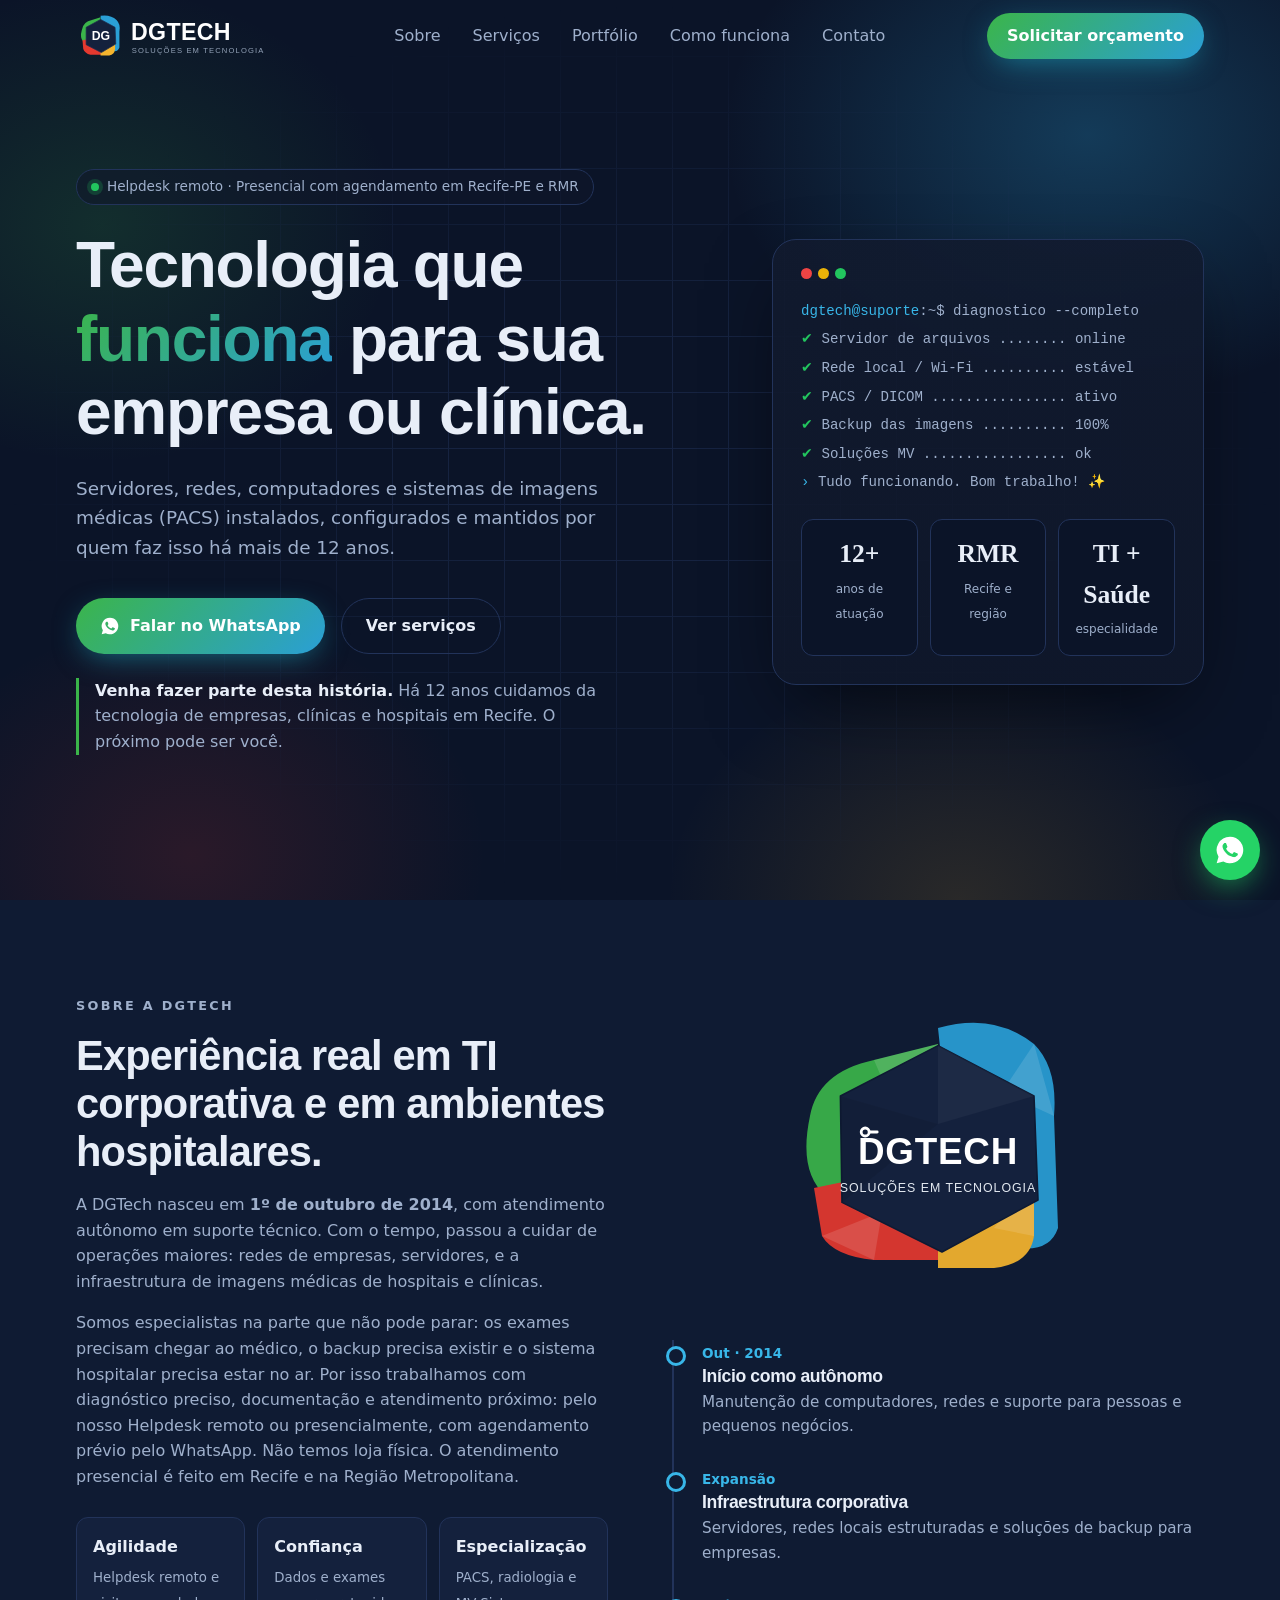
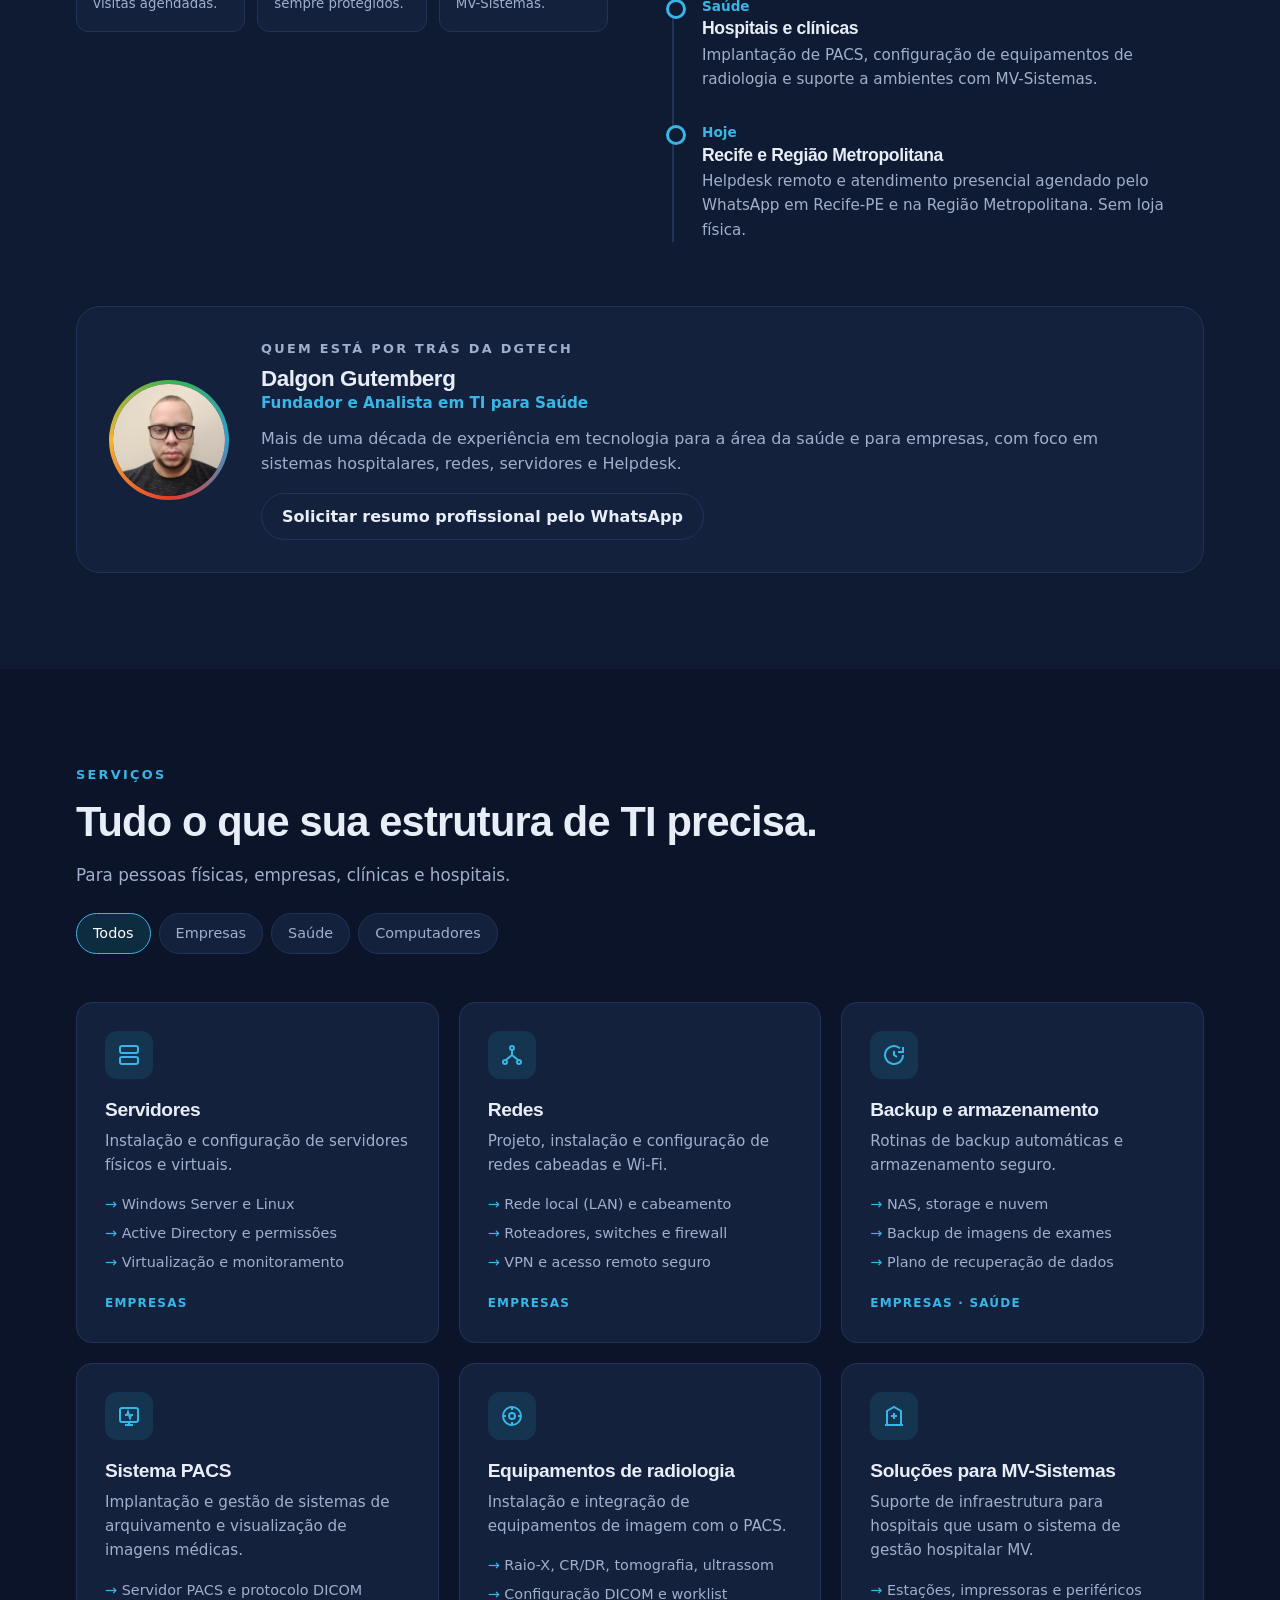
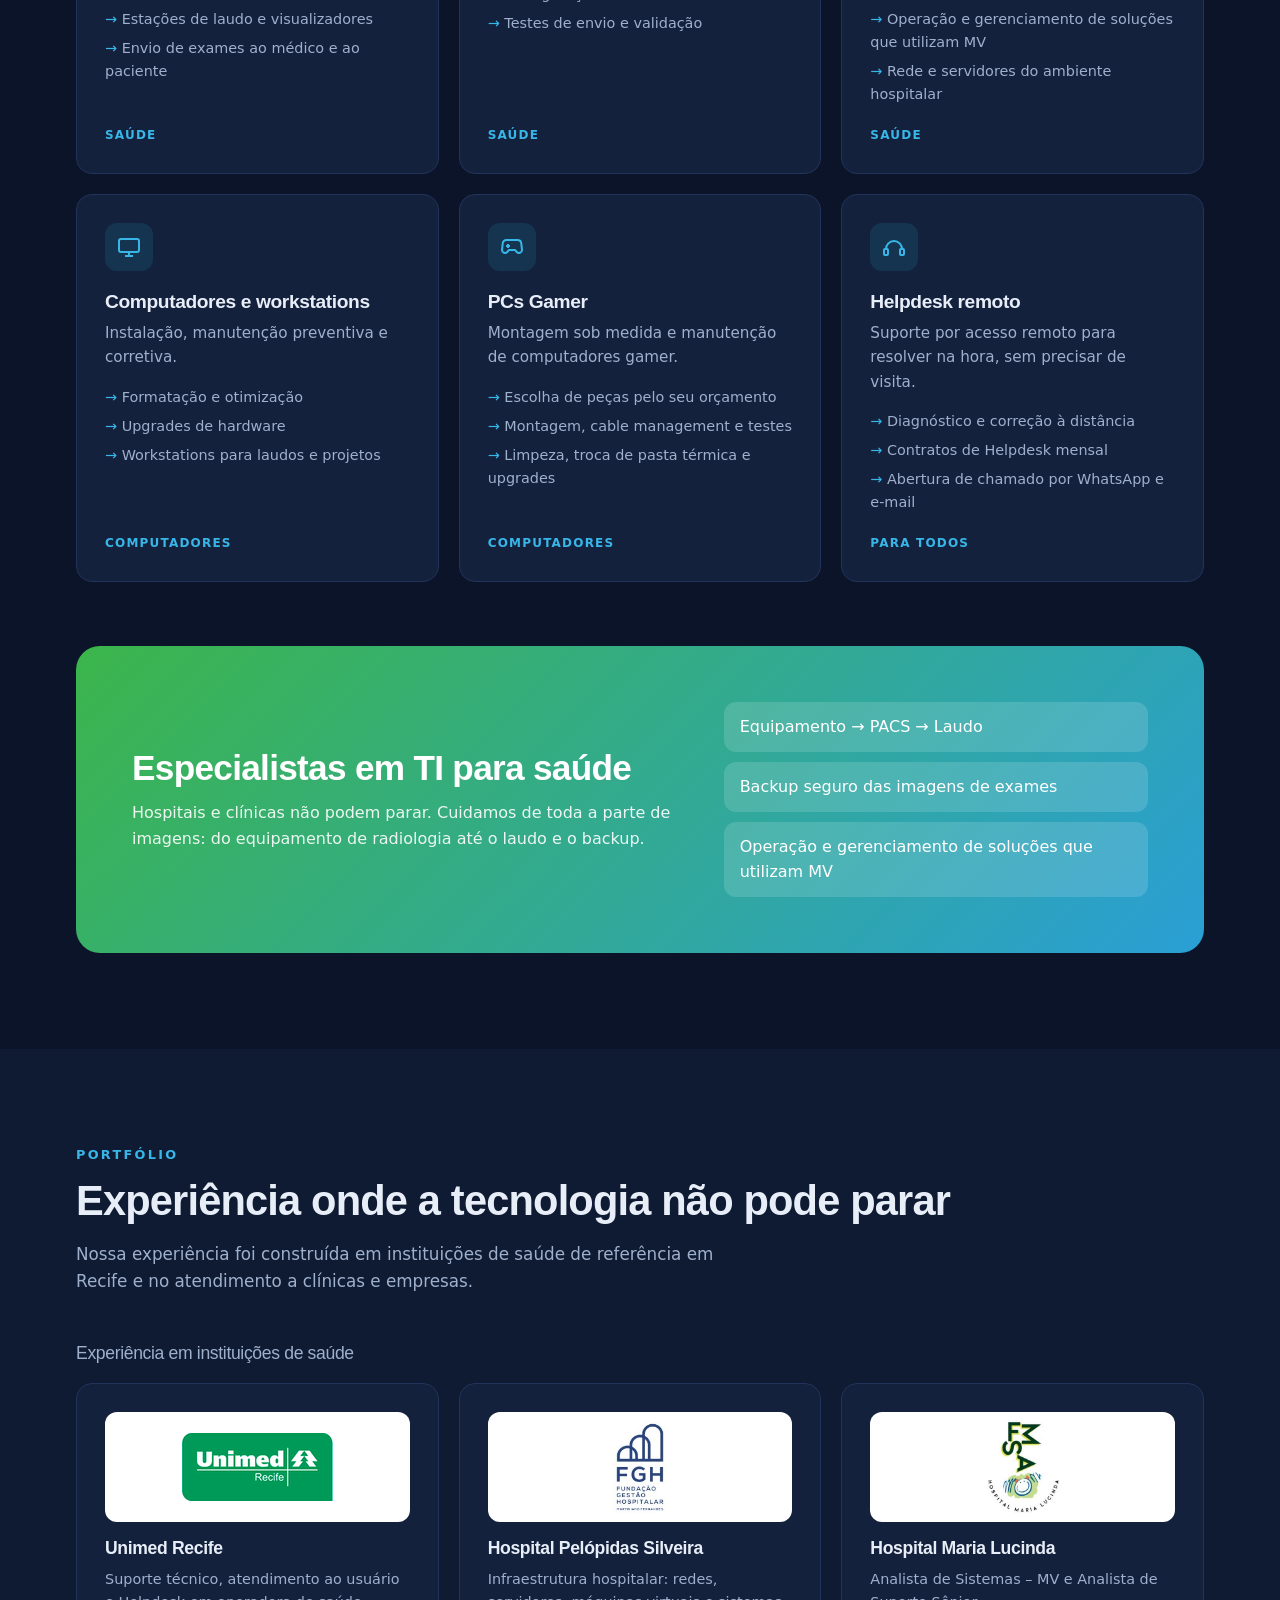
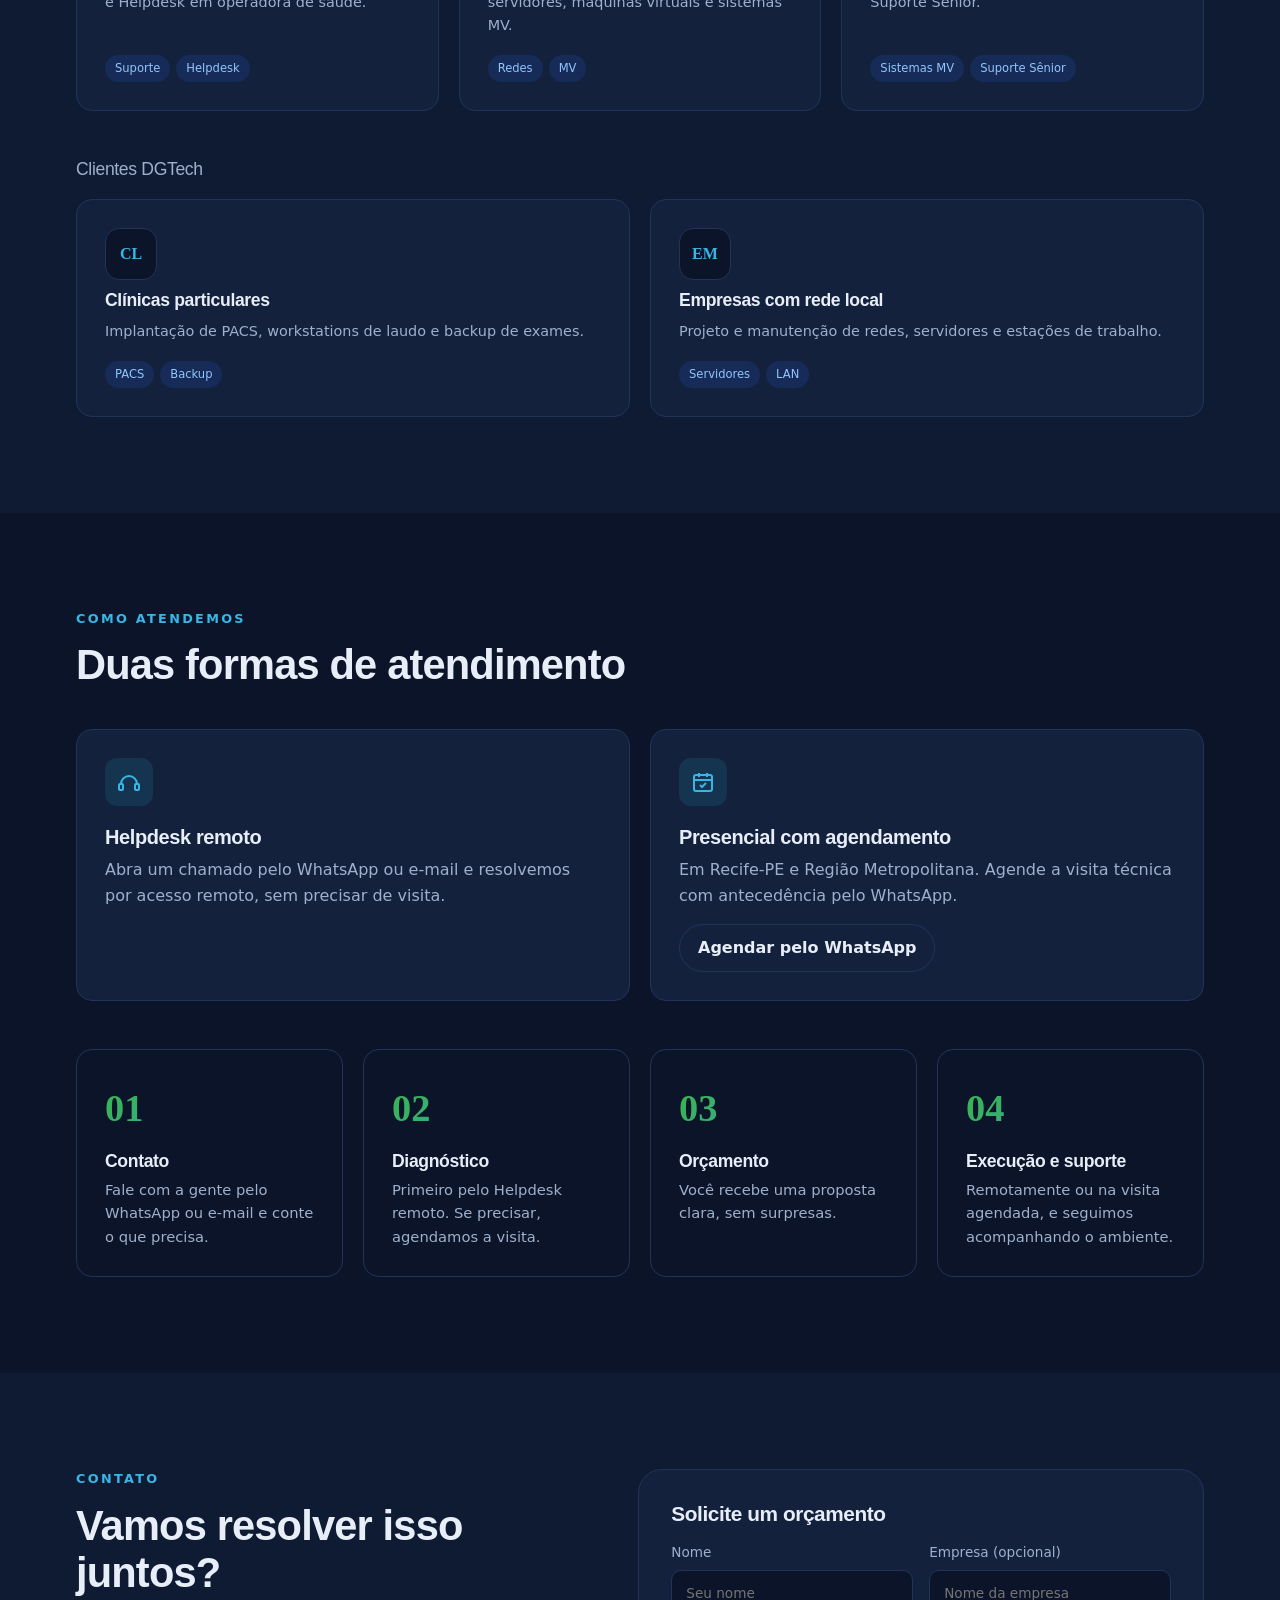
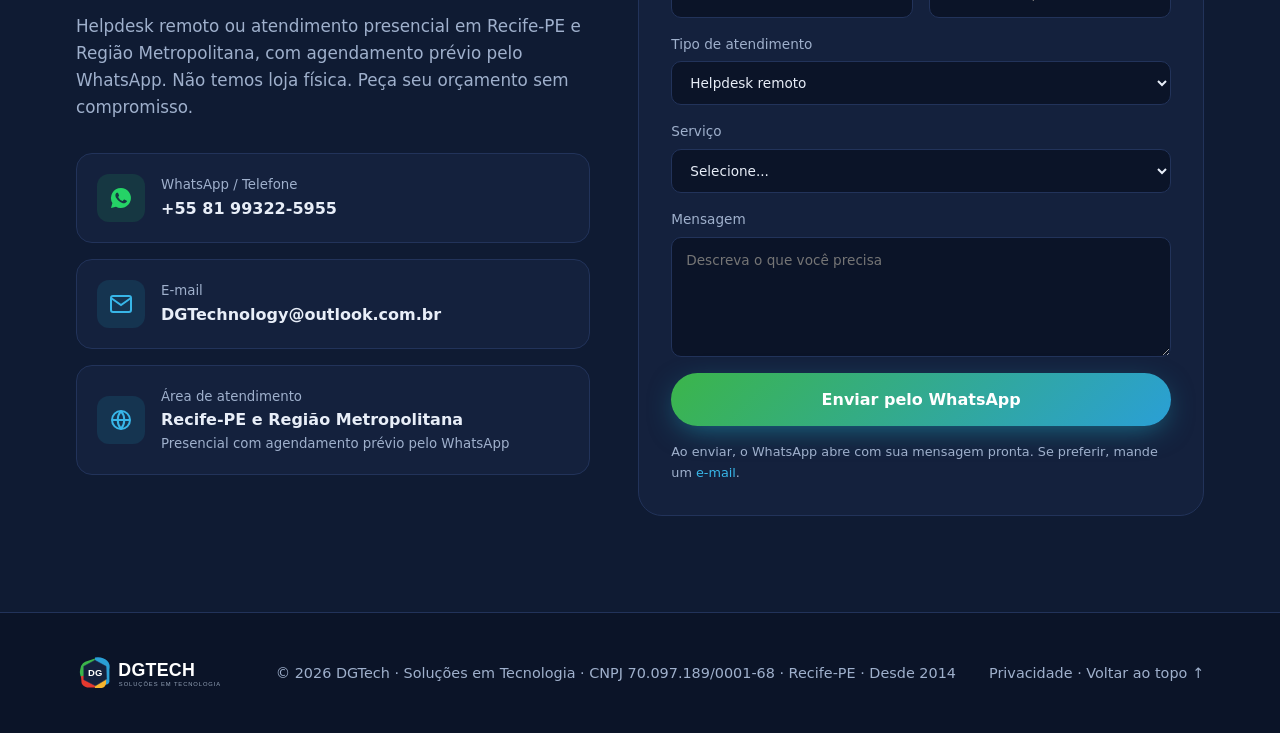
<file: index.html>
<!doctype html>
<html lang="pt-BR">
<head>
<meta charset="utf-8">
<meta name="viewport" content="width=device-width, initial-scale=1">
<meta http-equiv="Content-Security-Policy" content="default-src 'self'; script-src 'self'; style-src 'self' 'unsafe-inline' https://fonts.googleapis.com; font-src https://fonts.gstatic.com; img-src 'self' data:; connect-src 'none'; object-src 'none'; base-uri 'self'; form-action 'none'; upgrade-insecure-requests">
<meta name="referrer" content="strict-origin-when-cross-origin">
<title>DGTech | Soluções em Tecnologia</title>
<meta name="description" content="DGTech: suporte especializado em servidores, redes, manutenção de computadores, PCs gamer, sistemas PACS, radiologia, backup e MV-Sistemas. Atendimento em Recife e Região Metropolitana desde 2014.">
<link rel="icon" href="logo-mark.svg" type="image/svg+xml">
<link rel="preconnect" href="https://fonts.googleapis.com">
<link rel="preconnect" href="https://fonts.gstatic.com" crossorigin>
<link href="https://fonts.googleapis.com/css2?family=Inter:wght@400;500;600&family=Space+Grotesk:wght@500;700&display=swap" rel="stylesheet">
<link rel="stylesheet" href="styles.css">
</head>
<body>

<header id="top">
  <nav class="wrap nav" id="nav">
    <a href="#inicio" aria-label="DGTech - início"><img src="logo-horizontal.svg" alt="DGTech"></a>
    <ul>
      <li><a href="#sobre">Sobre</a></li>
      <li><a href="#servicos">Serviços</a></li>
      <li><a href="#portfolio">Portfólio</a></li>
      <li><a href="#como-funciona">Como funciona</a></li>
      <li><a href="#contato">Contato</a></li>
    </ul>
    <a class="btn btn-primary" href="#contato">Solicitar orçamento</a>
    <button class="menu-btn" id="menuBtn" aria-label="Abrir menu" aria-expanded="false">
      <svg width="26" height="26" viewBox="0 0 24 24" fill="none" stroke="currentColor" stroke-width="2"><path d="M3 6h18M3 12h18M3 18h18"/></svg>
    </button>
  </nav>
</header>

<main>
<!-- INÍCIO -->
<section class="hero" id="inicio">
  <div class="grid-bg"></div>
  <div class="wrap hero-inner">
    <div>
      <span class="badge"><span class="dot"></span> Helpdesk remoto · Presencial com agendamento em Recife-PE e RMR</span>
      <h1>Tecnologia que <span class="grad">funciona</span> para sua empresa ou clínica.</h1>
      <p>Servidores, redes, computadores e sistemas de imagens médicas (PACS) instalados, configurados e mantidos por quem faz isso há mais de <span class="years">10</span> anos.</p>
      <div class="hero-cta">
        <a class="btn btn-primary wa-link" href="#" target="_blank" rel="noopener">
          <svg width="20" height="20" viewBox="0 0 24 24" fill="currentColor"><path d="M12 2a10 10 0 0 0-8.6 15.1L2 22l5-1.3A10 10 0 1 0 12 2Zm5.3 14.1c-.2.6-1.3 1.2-1.8 1.2-.5.1-1 .1-3.3-.8-2.8-1.1-4.5-4-4.7-4.2-.1-.2-1.1-1.5-1.1-2.9s.7-2 1-2.3c.2-.3.5-.3.7-.3h.5c.2 0 .4 0 .6.5l.8 2c.1.2.1.4 0 .5l-.3.5-.4.4c-.1.2-.3.3-.1.6.2.3.8 1.3 1.7 2.1 1.2 1 2.1 1.3 2.4 1.5.3.1.5.1.6-.1l.9-1.1c.2-.3.4-.2.6-.1l1.9.9c.3.1.5.2.5.3.1.2.1.7-.1 1.3Z"/></svg>
          Falar no WhatsApp
        </a>
        <a class="btn btn-ghost" href="#servicos">Ver serviços</a>
      </div>
      <p class="join"><strong>Venha fazer parte desta história.</strong> Há <span class="years">10</span> anos cuidamos da tecnologia de empresas, clínicas e hospitais em Recife. O próximo pode ser você.</p>
    </div>
    <div class="hero-card" aria-hidden="true">
      <div class="term-head"><span></span><span></span><span></span></div>
      <div class="term">
        <div><span class="c">dgtech@suporte</span>:~$ diagnostico --completo</div>
        <div><span class="ok">✔</span> Servidor de arquivos ........ online</div>
        <div><span class="ok">✔</span> Rede local / Wi-Fi .......... estável</div>
        <div><span class="ok">✔</span> PACS / DICOM ................ ativo</div>
        <div><span class="ok">✔</span> Backup das imagens .......... 100%</div>
        <div><span class="ok">✔</span> Soluções MV ................. ok</div>
        <div><span class="c">›</span> Tudo funcionando. Bom trabalho! ✨</div>
      </div>
      <div class="stats">
        <div class="stat"><b><span class="years">10</span>+</b><small>anos de atuação</small></div>
        <div class="stat"><b>RMR</b><small>Recife e região</small></div>
        <div class="stat"><b>TI + Saúde</b><small>especialidade</small></div>
      </div>
    </div>
  </div>
</section>

<!-- SOBRE -->
<section id="sobre">
  <div class="wrap about">
    <div class="reveal">
      <p class="eyebrow">Sobre a DGTech</p>
      <h2 class="title">Experiência real em TI corporativa e em ambientes hospitalares.</h2>
      <p>A DGTech nasceu em <strong>1º de outubro de 2014</strong>, com atendimento autônomo em suporte técnico. Com o tempo, passou a cuidar de operações maiores: redes de empresas, servidores, e a infraestrutura de imagens médicas de hospitais e clínicas.</p>
      <p>Somos especialistas na parte que não pode parar: os exames precisam chegar ao médico, o backup precisa existir e o sistema hospitalar precisa estar no ar. Por isso trabalhamos com diagnóstico preciso, documentação e atendimento próximo: pelo nosso Helpdesk remoto ou presencialmente, com agendamento prévio pelo WhatsApp. Não temos loja física. O atendimento presencial é feito em Recife e na Região Metropolitana.</p>
      <div class="values">
        <div class="value"><b>Agilidade</b><small>Helpdesk remoto e visitas agendadas.</small></div>
        <div class="value"><b>Confiança</b><small>Dados e exames sempre protegidos.</small></div>
        <div class="value"><b>Especialização</b><small>PACS, radiologia e MV-Sistemas.</small></div>
      </div>
    </div>
    <div class="reveal">
    <img src="logo.svg" alt="Logo DGTech - Soluções em Tecnologia" style="width:min(320px,80%);margin:0 auto 40px">
    <div class="timeline">
      <div class="tl"><span>Out · 2014</span><h3>Início como autônomo</h3><p>Manutenção de computadores, redes e suporte para pessoas e pequenos negócios.</p></div>
      <div class="tl"><span>Expansão</span><h3>Infraestrutura corporativa</h3><p>Servidores, redes locais estruturadas e soluções de backup para empresas.</p></div>
      <div class="tl"><span>Saúde</span><h3>Hospitais e clínicas</h3><p>Implantação de PACS, configuração de equipamentos de radiologia e suporte a ambientes com MV-Sistemas.</p></div>
      <div class="tl"><span>Hoje</span><h3>Recife e Região Metropolitana</h3><p>Helpdesk remoto e atendimento presencial agendado pelo WhatsApp em Recife-PE e na Região Metropolitana. Sem loja física.</p></div>
    </div>
    </div>
  </div>
  <div class="wrap">
    <div class="founder-card reveal">
      <div class="avatar"><img src="foto-fundador.jpg" alt="Foto de Dalgon Gutemberg" style="object-position:50% 30%"></div>
      <div>
        <p class="eyebrow" style="margin-bottom:6px">Quem está por trás da DGTech</p>
        <h3>Dalgon Gutemberg</h3>
        <p class="role">Fundador e Analista em TI para Saúde</p>
        <p>Mais de uma década de experiência em tecnologia para a área da saúde e para empresas, com foco em sistemas hospitalares, redes, servidores e Helpdesk.</p>
        <a class="btn btn-ghost wa-bio" href="#" target="_blank" rel="noopener" style="padding:10px 20px">Solicitar resumo profissional pelo WhatsApp</a>
      </div>
    </div>
  </div>
</section>

<!-- SERVIÇOS -->
<section id="servicos">
  <div class="wrap">
    <div class="services-head reveal">
      <div>
        <p class="eyebrow">Serviços</p>
        <h2 class="title">Tudo o que sua estrutura de TI precisa.</h2>
        <p class="lead">Para pessoas físicas, empresas, clínicas e hospitais.</p>
      </div>
      <div class="filters" role="tablist" aria-label="Filtrar serviços">
        <button class="active" data-f="all">Todos</button>
        <button data-f="corp">Empresas</button>
        <button data-f="saude">Saúde</button>
        <button data-f="pc">Computadores</button>
      </div>
    </div>

    <div class="services">
      <article class="svc reveal" data-c="corp">
        <div class="icon"><svg viewBox="0 0 24 24" fill="none" stroke="currentColor" stroke-width="2"><rect x="3" y="3" width="18" height="7" rx="2"/><rect x="3" y="14" width="18" height="7" rx="2"/><path d="M7 6.5h.01M7 17.5h.01"/></svg></div>
        <h3>Servidores</h3>
        <p>Instalação e configuração de servidores físicos e virtuais.</p>
        <ul><li>Windows Server e Linux</li><li>Active Directory e permissões</li><li>Virtualização e monitoramento</li></ul>
        <span class="tag">Empresas</span>
      </article>
      <article class="svc reveal" data-c="corp">
        <div class="icon"><svg viewBox="0 0 24 24" fill="none" stroke="currentColor" stroke-width="2"><circle cx="12" cy="5" r="2"/><circle cx="5" cy="19" r="2"/><circle cx="19" cy="19" r="2"/><path d="M12 7v5M12 12l-6 5M12 12l6 5"/></svg></div>
        <h3>Redes</h3>
        <p>Projeto, instalação e configuração de redes cabeadas e Wi-Fi.</p>
        <ul><li>Rede local (LAN) e cabeamento</li><li>Roteadores, switches e firewall</li><li>VPN e acesso remoto seguro</li></ul>
        <span class="tag">Empresas</span>
      </article>
      <article class="svc reveal" data-c="corp">
        <div class="icon"><svg viewBox="0 0 24 24" fill="none" stroke="currentColor" stroke-width="2"><path d="M21 12a9 9 0 1 1-3-6.7"/><path d="M21 4v5h-5"/><path d="M12 8v4l3 2"/></svg></div>
        <h3>Backup e armazenamento</h3>
        <p>Rotinas de backup automáticas e armazenamento seguro.</p>
        <ul><li>NAS, storage e nuvem</li><li>Backup de imagens de exames</li><li>Plano de recuperação de dados</li></ul>
        <span class="tag">Empresas · Saúde</span>
      </article>
      <article class="svc reveal" data-c="saude">
        <div class="icon"><svg viewBox="0 0 24 24" fill="none" stroke="currentColor" stroke-width="2"><rect x="3" y="4" width="18" height="14" rx="2"/><path d="M8 21h8M12 18v3M8 11h2l1-3 2 6 1-3h2"/></svg></div>
        <h3>Sistema PACS</h3>
        <p>Implantação e gestão de sistemas de arquivamento e visualização de imagens médicas.</p>
        <ul><li>Servidor PACS e protocolo DICOM</li><li>Estações de laudo e visualizadores</li><li>Envio de exames ao médico e ao paciente</li></ul>
        <span class="tag">Saúde</span>
      </article>
      <article class="svc reveal" data-c="saude">
        <div class="icon"><svg viewBox="0 0 24 24" fill="none" stroke="currentColor" stroke-width="2"><circle cx="12" cy="12" r="9"/><circle cx="12" cy="12" r="3"/><path d="M12 3v3M12 18v3M3 12h3M18 12h3"/></svg></div>
        <h3>Equipamentos de radiologia</h3>
        <p>Instalação e integração de equipamentos de imagem com o PACS.</p>
        <ul><li>Raio-X, CR/DR, tomografia, ultrassom</li><li>Configuração DICOM e worklist</li><li>Testes de envio e validação</li></ul>
        <span class="tag">Saúde</span>
      </article>
      <article class="svc reveal" data-c="saude">
        <div class="icon"><svg viewBox="0 0 24 24" fill="none" stroke="currentColor" stroke-width="2"><path d="M3 21h18M5 21V7l7-4 7 4v14"/><path d="M12 9v6M9 12h6"/></svg></div>
        <h3>Soluções para MV-Sistemas</h3>
        <p>Suporte de infraestrutura para hospitais que usam o sistema de gestão hospitalar MV.</p>
        <ul><li>Estações, impressoras e periféricos</li><li>Operação e gerenciamento de soluções que utilizam MV</li><li>Rede e servidores do ambiente hospitalar</li></ul>
        <span class="tag">Saúde</span>
      </article>
      <article class="svc reveal" data-c="pc">
        <div class="icon"><svg viewBox="0 0 24 24" fill="none" stroke="currentColor" stroke-width="2"><rect x="2" y="4" width="20" height="13" rx="2"/><path d="M8 21h8M12 17v4"/></svg></div>
        <h3>Computadores e workstations</h3>
        <p>Instalação, manutenção preventiva e corretiva.</p>
        <ul><li>Formatação e otimização</li><li>Upgrades de hardware</li><li>Workstations para laudos e projetos</li></ul>
        <span class="tag">Computadores</span>
      </article>
      <article class="svc reveal" data-c="pc">
        <div class="icon"><svg viewBox="0 0 24 24" fill="none" stroke="currentColor" stroke-width="2"><path d="M6 11h4M8 9v4M15 12h.01M18 10h.01"/><path d="M17.3 5H6.7a4 4 0 0 0-4 3.6L2 15a3 3 0 0 0 5.2 2L9 15h6l1.8 2a3 3 0 0 0 5.2-2l-.7-6.4a4 4 0 0 0-4-3.6Z"/></svg></div>
        <h3>PCs Gamer</h3>
        <p>Montagem sob medida e manutenção de computadores gamer.</p>
        <ul><li>Escolha de peças pelo seu orçamento</li><li>Montagem, cable management e testes</li><li>Limpeza, troca de pasta térmica e upgrades</li></ul>
        <span class="tag">Computadores</span>
      </article>
      <article class="svc reveal" data-c="corp pc saude">
        <div class="icon"><svg viewBox="0 0 24 24" fill="none" stroke="currentColor" stroke-width="2"><path d="M4 14a8 8 0 0 1 16 0"/><rect x="2" y="14" width="4" height="6" rx="1"/><rect x="18" y="14" width="4" height="6" rx="1"/></svg></div>
        <h3>Helpdesk remoto</h3>
        <p>Suporte por acesso remoto para resolver na hora, sem precisar de visita.</p>
        <ul><li>Diagnóstico e correção à distância</li><li>Contratos de Helpdesk mensal</li><li>Abertura de chamado por WhatsApp e e-mail</li></ul>
        <span class="tag">Para todos</span>
      </article>
    </div>

    <div class="health reveal">
      <div>
        <h2>Especialistas em TI para saúde</h2>
        <p>Hospitais e clínicas não podem parar. Cuidamos de toda a parte de imagens: do equipamento de radiologia até o laudo e o backup.</p>
      </div>
      <ul>
        <li>Equipamento → PACS → Laudo</li>
        <li>Backup seguro das imagens de exames</li>
        <li>Operação e gerenciamento de soluções que utilizam MV</li>
      </ul>
    </div>
  </div>
</section>

<!-- PORTFÓLIO -->
<section id="portfolio">
  <div class="wrap">
    <div class="reveal">
      <p class="eyebrow">Portfólio</p>
      <h2 class="title">Experiência onde a tecnologia não pode parar</h2>
      <p class="lead">Nossa experiência foi construída em instituições de saúde de referência em Recife e no atendimento a clínicas e empresas.</p>
    </div>
    <h3 class="group reveal">Experiência em instituições de saúde</h3>
    <div class="clients three">
      <article class="client reveal">
        <div class="logo-box"><img src="logo-unimed-recife.png" alt="Unimed Recife"></div>
        <h3>Unimed Recife</h3>
        <p>Suporte técnico, atendimento ao usuário e Helpdesk em operadora de saúde.</p>
        <div class="chips"><span class="chip">Suporte</span><span class="chip">Helpdesk</span></div>
      </article>
      <article class="client reveal">
        <div class="logo-box"><img src="logo-fgh.png" alt="FGH - Fundação Gestão Hospitalar Martiniano Fernandes"></div>
        <h3>Hospital Pelópidas Silveira</h3>
        <p>Infraestrutura hospitalar: redes, servidores, máquinas virtuais e sistemas MV.</p>
        <div class="chips"><span class="chip">Redes</span><span class="chip">MV</span></div>
      </article>
      <article class="client reveal">
        <div class="logo-box"><img src="logo-maria-lucinda.png" alt="Hospital Maria Lucinda"></div>
        <h3>Hospital Maria Lucinda</h3>
        <p>Analista de Sistemas – MV e Analista de Suporte Sênior.</p>
        <div class="chips"><span class="chip">Sistemas MV</span><span class="chip">Suporte Sênior</span></div>
      </article>
    </div>

    <h3 class="group reveal">Clientes DGTech</h3>
    <div class="clients two">
      <article class="client reveal">
        <div class="mono">CL</div>
        <h3>Clínicas particulares</h3>
        <p>Implantação de PACS, workstations de laudo e backup de exames.</p>
        <div class="chips"><span class="chip">PACS</span><span class="chip">Backup</span></div>
      </article>
      <article class="client reveal">
        <div class="mono">EM</div>
        <h3>Empresas com rede local</h3>
        <p>Projeto e manutenção de redes, servidores e estações de trabalho.</p>
        <div class="chips"><span class="chip">Servidores</span><span class="chip">LAN</span></div>
      </article>
    </div>
  </div>
</section>

<!-- COMO FUNCIONA -->
<section id="como-funciona">
  <div class="wrap">
    <div class="reveal">
      <p class="eyebrow">Como atendemos</p>
      <h2 class="title">Duas formas de atendimento</h2>
    </div>
    <div class="modes">
      <div class="mode reveal">
        <div class="icon"><svg viewBox="0 0 24 24" fill="none" stroke="currentColor" stroke-width="2"><path d="M4 14a8 8 0 0 1 16 0"/><rect x="2" y="14" width="4" height="6" rx="1"/><rect x="18" y="14" width="4" height="6" rx="1"/></svg></div>
        <h3>Helpdesk remoto</h3>
        <p>Abra um chamado pelo WhatsApp ou e-mail e resolvemos por acesso remoto, sem precisar de visita.</p>
      </div>
      <div class="mode reveal">
        <div class="icon"><svg viewBox="0 0 24 24" fill="none" stroke="currentColor" stroke-width="2"><rect x="3" y="5" width="18" height="16" rx="2"/><path d="M16 3v4M8 3v4M3 10h18M9 15l2 2 4-4"/></svg></div>
        <h3>Presencial com agendamento</h3>
        <p>Em Recife-PE e Região Metropolitana. Agende a visita técnica com antecedência pelo WhatsApp.</p>
        <a class="btn btn-ghost wa-agenda" href="#" target="_blank" rel="noopener" style="margin-top:16px;padding:10px 18px">Agendar pelo WhatsApp</a>
      </div>
    </div>
    <div class="steps">
      <div class="step reveal"><h3>Contato</h3><p>Fale com a gente pelo WhatsApp ou e-mail e conte o que precisa.</p></div>
      <div class="step reveal"><h3>Diagnóstico</h3><p>Primeiro pelo Helpdesk remoto. Se precisar, agendamos a visita.</p></div>
      <div class="step reveal"><h3>Orçamento</h3><p>Você recebe uma proposta clara, sem surpresas.</p></div>
      <div class="step reveal"><h3>Execução e suporte</h3><p>Remotamente ou na visita agendada, e seguimos acompanhando o ambiente.</p></div>
    </div>
  </div>
</section>

<!-- CONTATO -->
<section id="contato">
  <div class="wrap contact">
    <div class="reveal">
      <p class="eyebrow">Contato</p>
      <h2 class="title">Vamos resolver isso juntos?</h2>
      <p class="lead">Helpdesk remoto ou atendimento presencial em Recife-PE e Região Metropolitana, com agendamento prévio pelo WhatsApp. Não temos loja física. Peça seu orçamento sem compromisso.</p>
      <div class="channels">
        <a class="channel wa-link" href="#" target="_blank" rel="noopener">
          <div class="icon" style="margin:0;background:rgba(37,211,102,.12);color:#25d366"><svg viewBox="0 0 24 24" fill="currentColor"><path d="M12 2a10 10 0 0 0-8.6 15.1L2 22l5-1.3A10 10 0 1 0 12 2Zm5.3 14.1c-.2.6-1.3 1.2-1.8 1.2-.5.1-1 .1-3.3-.8-2.8-1.1-4.5-4-4.7-4.2-.1-.2-1.1-1.5-1.1-2.9s.7-2 1-2.3c.2-.3.5-.3.7-.3h.5c.2 0 .4 0 .6.5l.8 2c.1.2.1.4 0 .5l-.3.5-.4.4c-.1.2-.3.3-.1.6.2.3.8 1.3 1.7 2.1 1.2 1 2.1 1.3 2.4 1.5.3.1.5.1.6-.1l.9-1.1c.2-.3.4-.2.6-.1l1.9.9c.3.1.5.2.5.3.1.2.1.7-.1 1.3Z"/></svg></div>
          <div><small>WhatsApp / Telefone</small><b>+55 81 99322-5955</b></div>
        </a>
        <a class="channel" href="mailto:DGTechnology@outlook.com.br">
          <div class="icon" style="margin:0"><svg viewBox="0 0 24 24" fill="none" stroke="currentColor" stroke-width="2"><rect x="2" y="4" width="20" height="16" rx="2"/><path d="m22 6-10 7L2 6"/></svg></div>
          <div><small>E-mail</small><b>DGTechnology@outlook.com.br</b></div>
        </a>
        <div class="channel">
          <div class="icon" style="margin:0"><svg viewBox="0 0 24 24" fill="none" stroke="currentColor" stroke-width="2"><circle cx="12" cy="12" r="9"/><path d="M3 12h18M12 3a14 14 0 0 1 0 18M12 3a14 14 0 0 0 0 18"/></svg></div>
          <div><small>Área de atendimento</small><b>Recife-PE e Região Metropolitana</b><small>Presencial com agendamento prévio pelo WhatsApp</small></div>
        </div>
      </div>
    </div>

    <form id="form" class="reveal">
      <h3 style="font-size:1.3rem">Solicite um orçamento</h3>
      <div class="row">
        <label>Nome<input name="nome" required placeholder="Seu nome"></label>
        <label>Empresa (opcional)<input name="empresa" placeholder="Nome da empresa"></label>
      </div>
      <label>Tipo de atendimento
        <select name="tipo" required>
          <option>Helpdesk remoto</option>
          <option>Presencial (agendar visita)</option>
          <option>Ainda não sei</option>
        </select>
      </label>
      <label>Serviço
        <select name="servico" required>
          <option value="">Selecione...</option>
          <option>Servidores</option>
          <option>Redes</option>
          <option>Backup e armazenamento</option>
          <option>Sistema PACS</option>
          <option>Equipamentos de radiologia</option>
          <option>Soluções para MV-Sistemas</option>
          <option>Computadores e workstations</option>
          <option>PC Gamer</option>
          <option>Suporte remoto</option>
          <option>Outro</option>
        </select>
      </label>
      <label>Mensagem<textarea name="msg" required placeholder="Descreva o que você precisa"></textarea></label>
      <button class="btn btn-primary" type="submit" style="justify-content:center">Enviar pelo WhatsApp</button>
      <small>Ao enviar, o WhatsApp abre com sua mensagem pronta. Se preferir, mande um <a href="mailto:DGTechnology@outlook.com.br" style="color:var(--cyan)">e-mail</a>.</small>
    </form>
  </div>
</section>
</main>

<footer>
  <div class="wrap foot">
    <img src="logo-horizontal.svg" alt="DGTech">
    <span>© <span id="y">2026</span> DGTech · Soluções em Tecnologia · CNPJ 70.097.189/0001-68 · Recife-PE · Desde 2014</span>
    <span class="foot-links"><a href="privacidade.html">Privacidade</a> · <a href="#inicio">Voltar ao topo ↑</a></span>
  </div>
</footer>

<a class="wa-float wa-link" href="#" target="_blank" rel="noopener" aria-label="Falar no WhatsApp">
  <svg viewBox="0 0 24 24"><path d="M12 2a10 10 0 0 0-8.6 15.1L2 22l5-1.3A10 10 0 1 0 12 2Zm5.3 14.1c-.2.6-1.3 1.2-1.8 1.2-.5.1-1 .1-3.3-.8-2.8-1.1-4.5-4-4.7-4.2-.1-.2-1.1-1.5-1.1-2.9s.7-2 1-2.3c.2-.3.5-.3.7-.3h.5c.2 0 .4 0 .6.5l.8 2c.1.2.1.4 0 .5l-.3.5-.4.4c-.1.2-.3.3-.1.6.2.3.8 1.3 1.7 2.1 1.2 1 2.1 1.3 2.4 1.5.3.1.5.1.6-.1l.9-1.1c.2-.3.4-.2.6-.1l1.9.9c.3.1.5.2.5.3.1.2.1.7-.1 1.3Z"/></svg>
</a>

<script src="app.js"></script>
</body>
</html>
</file>
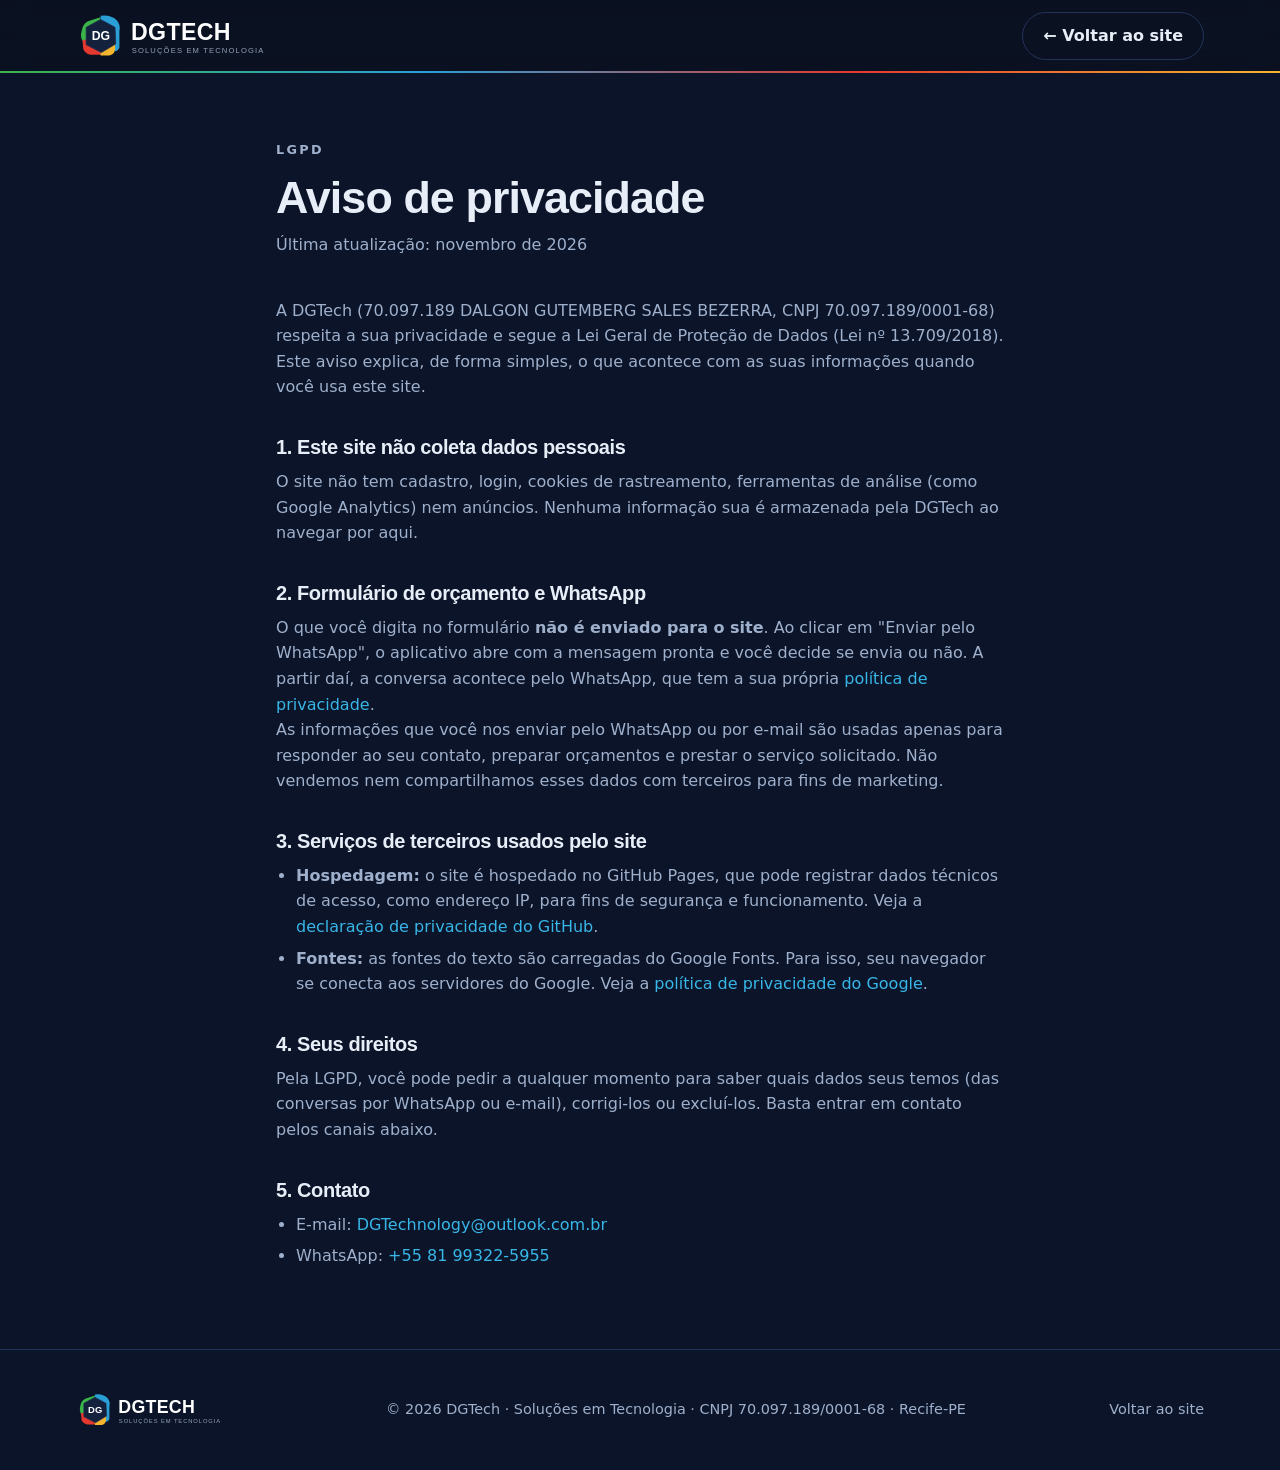
<file: privacidade.html>
<!doctype html>
<html lang="pt-BR">
<head>
<meta charset="utf-8">
<meta name="viewport" content="width=device-width, initial-scale=1">
<meta http-equiv="Content-Security-Policy" content="default-src 'self'; script-src 'none'; style-src 'self' 'unsafe-inline' https://fonts.googleapis.com; font-src https://fonts.gstatic.com; img-src 'self' data:; connect-src 'none'; object-src 'none'; base-uri 'self'; form-action 'none'; upgrade-insecure-requests">
<meta name="referrer" content="strict-origin-when-cross-origin">
<title>Privacidade | DGTech</title>
<meta name="description" content="Aviso de privacidade do site da DGTech, conforme a LGPD.">
<link rel="icon" href="logo-mark.svg" type="image/svg+xml">
<link rel="preconnect" href="https://fonts.googleapis.com">
<link rel="preconnect" href="https://fonts.gstatic.com" crossorigin>
<link href="https://fonts.googleapis.com/css2?family=Inter:wght@400;500;600&family=Space+Grotesk:wght@500;700&display=swap" rel="stylesheet">
<link rel="stylesheet" href="styles.css">
<style>
.policy{max-width:760px;padding-top:140px}
.policy h1{font-size:clamp(2rem,5vw,2.8rem);margin-bottom:8px}
.policy .updated{color:var(--muted);margin-bottom:40px}
.policy h2{font-size:1.25rem;margin:36px 0 10px}
.policy p,.policy li{color:var(--muted)}
.policy ul{padding-left:20px;display:grid;gap:6px}
.policy a{color:var(--cyan)}
</style>
</head>
<body>

<header id="top" class="scrolled">
  <nav class="wrap nav">
    <a href="index.html" aria-label="DGTech - início"><img src="logo-horizontal.svg" alt="DGTech"></a>
    <a class="btn btn-ghost" href="index.html" style="display:inline-flex;padding:10px 20px">← Voltar ao site</a>
  </nav>
</header>

<main class="wrap policy">
  <p class="eyebrow">LGPD</p>
  <h1>Aviso de privacidade</h1>
  <p class="updated">Última atualização: novembro de 2026</p>

  <p>A DGTech (70.097.189 DALGON GUTEMBERG SALES BEZERRA, CNPJ 70.097.189/0001-68) respeita a sua privacidade e segue a Lei Geral de Proteção de Dados (Lei nº 13.709/2018). Este aviso explica, de forma simples, o que acontece com as suas informações quando você usa este site.</p>

  <h2>1. Este site não coleta dados pessoais</h2>
  <p>O site não tem cadastro, login, cookies de rastreamento, ferramentas de análise (como Google Analytics) nem anúncios. Nenhuma informação sua é armazenada pela DGTech ao navegar por aqui.</p>

  <h2>2. Formulário de orçamento e WhatsApp</h2>
  <p>O que você digita no formulário <strong>não é enviado para o site</strong>. Ao clicar em "Enviar pelo WhatsApp", o aplicativo abre com a mensagem pronta e você decide se envia ou não. A partir daí, a conversa acontece pelo WhatsApp, que tem a sua própria <a href="https://www.whatsapp.com/legal/privacy-policy" target="_blank" rel="noopener noreferrer">política de privacidade</a>.</p>
  <p>As informações que você nos enviar pelo WhatsApp ou por e-mail são usadas apenas para responder ao seu contato, preparar orçamentos e prestar o serviço solicitado. Não vendemos nem compartilhamos esses dados com terceiros para fins de marketing.</p>

  <h2>3. Serviços de terceiros usados pelo site</h2>
  <ul>
    <li><strong>Hospedagem:</strong> o site é hospedado no GitHub Pages, que pode registrar dados técnicos de acesso, como endereço IP, para fins de segurança e funcionamento. Veja a <a href="https://docs.github.com/pt/site-policy/privacy-policies/github-general-privacy-statement" target="_blank" rel="noopener noreferrer">declaração de privacidade do GitHub</a>.</li>
    <li><strong>Fontes:</strong> as fontes do texto são carregadas do Google Fonts. Para isso, seu navegador se conecta aos servidores do Google. Veja a <a href="https://policies.google.com/privacy?hl=pt-BR" target="_blank" rel="noopener noreferrer">política de privacidade do Google</a>.</li>
  </ul>

  <h2>4. Seus direitos</h2>
  <p>Pela LGPD, você pode pedir a qualquer momento para saber quais dados seus temos (das conversas por WhatsApp ou e-mail), corrigi-los ou excluí-los. Basta entrar em contato pelos canais abaixo.</p>

  <h2>5. Contato</h2>
  <ul>
    <li>E-mail: <a href="mailto:DGTechnology@outlook.com.br">DGTechnology@outlook.com.br</a></li>
    <li>WhatsApp: <a href="https://wa.me/5581993225955" target="_blank" rel="noopener noreferrer">+55 81 99322-5955</a></li>
  </ul>
</main>

<footer style="margin-top:80px">
  <div class="wrap foot">
    <img src="logo-horizontal.svg" alt="DGTech">
    <span>© 2026 DGTech · Soluções em Tecnologia · CNPJ 70.097.189/0001-68 · Recife-PE</span>
    <a href="index.html">Voltar ao site</a>
  </div>
</footer>
</body>
</html>
</file>
<file: styles.css>
:root{
  --bg:#0b1428; --bg2:#0f1b33; --card:#14213d; --line:#22335a;
  --text:#e8eef8; --muted:#9fb0cc; --cyan:#38b6e8; --blue:#2a9fd6;
  --green:#3bb54a; --red:#e5392f; --yellow:#f5b52e;
  --grad:linear-gradient(135deg,#3bb54a,#2a9fd6);
  --brand:linear-gradient(90deg,#3bb54a,#2a9fd6,#e5392f,#f5b52e);
  --radius:16px; --max:1160px;
}
*{box-sizing:border-box;margin:0;padding:0}
html{scroll-behavior:smooth}
body{background:var(--bg);color:var(--text);font-family:Inter,system-ui,sans-serif;line-height:1.6;overflow-x:hidden}
h1,h2,h3{font-family:"Space Grotesk",Inter,sans-serif;line-height:1.15;letter-spacing:-.02em}
a{color:inherit;text-decoration:none}
img{max-width:100%;display:block}
.wrap{max-width:var(--max);margin:0 auto;padding:0 16px}
section{padding:96px 0}
.eyebrow{color:var(--cyan);font-weight:600;font-size:.8rem;letter-spacing:.18em;text-transform:uppercase;margin-bottom:12px}
.title{font-size:clamp(1.8rem,4vw,2.6rem);margin-bottom:16px}
.lead{color:var(--muted);max-width:640px;font-size:1.05rem}
.grad{background:var(--grad);-webkit-background-clip:text;background-clip:text;color:transparent}
.btn{display:inline-flex;align-items:center;gap:10px;padding:14px 24px;border-radius:999px;font-weight:600;transition:transform .2s,box-shadow .2s;border:0;cursor:pointer;font:inherit;font-weight:600}
.btn-primary{background:var(--grad);color:#fff;box-shadow:0 8px 30px -8px rgba(34,211,238,.5)}
.btn-primary:hover{transform:translateY(-2px);box-shadow:0 12px 36px -8px rgba(34,211,238,.7)}
.btn-ghost{border:1px solid var(--line);color:var(--text)}
.btn-ghost:hover{border-color:var(--cyan)}

/* Header */
header{position:fixed;inset:0 0 auto;z-index:50;transition:background .3s,border-color .3s;border-bottom:1px solid transparent}
header.scrolled{background:rgba(11,17,32,.85);backdrop-filter:blur(12px);border-color:var(--line)}
.nav{display:flex;align-items:center;justify-content:space-between;height:72px}
.nav img{height:52px;width:auto}
.nav ul{display:flex;gap:32px;list-style:none}
.nav ul a{color:var(--muted);font-weight:500;transition:color .2s}
.nav ul a:hover{color:var(--text)}
.nav .btn{padding:10px 20px}
.menu-btn{display:none;background:none;border:0;color:var(--text);cursor:pointer;padding:8px}

/* Hero */
.hero{min-height:100vh;display:flex;align-items:center;padding-top:120px;position:relative;overflow:hidden}
.hero::before{content:"";position:absolute;inset:0;background:
  radial-gradient(520px 380px at 85% 15%,rgba(42,159,214,.28),transparent 70%),
  radial-gradient(420px 340px at 8% 25%,rgba(59,181,74,.16),transparent 70%),
  radial-gradient(420px 340px at 15% 95%,rgba(229,57,47,.14),transparent 70%),
  radial-gradient(420px 340px at 75% 100%,rgba(245,181,46,.13),transparent 70%);pointer-events:none}
header::after{content:"";position:absolute;left:0;right:0;bottom:-1px;height:2px;background:var(--brand);opacity:0;transition:opacity .3s}
header.scrolled::after{opacity:1}
.grid-bg{position:absolute;inset:0;background-image:linear-gradient(var(--line) 1px,transparent 1px),linear-gradient(90deg,var(--line) 1px,transparent 1px);background-size:56px 56px;mask-image:radial-gradient(ellipse at center,#000 20%,transparent 70%);opacity:.5;pointer-events:none}
.hero-inner{position:relative;display:grid;grid-template-columns:1.2fr .8fr;gap:48px;align-items:center}
.hero h1{font-size:clamp(2.2rem,6vw,4rem);margin-bottom:24px}
.hero p{color:var(--muted);font-size:1.15rem;max-width:560px;margin-bottom:36px}
.hero-cta{display:flex;gap:16px;flex-wrap:wrap}
.hero p.join{margin:24px 0 0;padding-left:16px;border-left:3px solid var(--green);font-size:1rem;max-width:520px}
.join strong{color:var(--text)}
.badge{display:inline-flex;align-items:center;gap:8px;padding:6px 14px;border:1px solid var(--line);border-radius:999px;font-size:.85rem;color:var(--muted);margin-bottom:24px;background:rgba(15,23,42,.6)}
.dot{width:8px;height:8px;border-radius:50%;background:#22c55e;box-shadow:0 0 0 4px rgba(34,197,94,.2)}
.hero-card{background:linear-gradient(180deg,rgba(17,26,46,.9),rgba(15,23,42,.9));border:1px solid var(--line);border-radius:24px;padding:28px;box-shadow:0 30px 80px -20px rgba(0,0,0,.6)}
.term-head{display:flex;gap:6px;margin-bottom:18px}
.term-head span{width:11px;height:11px;border-radius:50%;background:#334155}
.term-head span:first-child{background:#ef4444}.term-head span:nth-child(2){background:#eab308}.term-head span:nth-child(3){background:#22c55e}
.term{font-family:ui-monospace,Consolas,monospace;font-size:.88rem;color:var(--muted)}
.term div{padding:3px 0}
.term .ok{color:#22c55e}.term .c{color:var(--cyan)}
.stats{display:grid;grid-template-columns:repeat(3,1fr);gap:12px;margin-top:22px}
.stat{background:var(--bg);border:1px solid var(--line);border-radius:12px;padding:14px;text-align:center}
.stat b{display:block;font-family:"Space Grotesk";font-size:1.6rem}
.stat small{color:var(--muted);font-size:.75rem}

/* Sobre */
#sobre{background:var(--bg2)}
.about{display:grid;grid-template-columns:1fr 1fr;gap:64px;align-items:start}
.about p{color:var(--muted);margin-bottom:16px}
.timeline{border-left:2px solid var(--line);padding-left:28px;display:grid;gap:28px}
.tl{position:relative}
.tl::before{content:"";position:absolute;left:-36px;top:6px;width:14px;height:14px;border-radius:50%;background:var(--bg2);border:3px solid var(--cyan)}
.tl h3{font-size:1.1rem;margin-bottom:4px}
.tl span{color:var(--cyan);font-size:.85rem;font-weight:600}
.tl p{color:var(--muted);font-size:.95rem;margin:4px 0 0}
.values{display:grid;grid-template-columns:repeat(3,1fr);gap:12px;margin-top:28px}
.value{border:1px solid var(--line);border-radius:12px;padding:16px;background:var(--card)}
.value b{display:block;margin-bottom:4px}
.value small{color:var(--muted)}

/* Serviços */
.services-head{display:flex;justify-content:space-between;align-items:end;gap:24px;flex-wrap:wrap;margin-bottom:48px}
.filters{display:flex;gap:8px;flex-wrap:wrap}
.filters button{background:var(--card);border:1px solid var(--line);color:var(--muted);padding:8px 16px;border-radius:999px;cursor:pointer;font:inherit;font-size:.9rem;transition:.2s}
.filters button.active,.filters button:hover{color:#fff;border-color:var(--cyan)}
.filters button.active{background:rgba(34,211,238,.12)}
.services{display:grid;grid-template-columns:repeat(3,1fr);gap:20px}
.svc{background:var(--card);border:1px solid var(--line);border-radius:var(--radius);padding:28px;transition:transform .25s,border-color .25s;display:flex;flex-direction:column}
.svc:hover{transform:translateY(-4px);border-color:rgba(34,211,238,.5)}
.svc.hide{display:none}
.icon{width:48px;height:48px;border-radius:12px;display:grid;place-items:center;background:rgba(34,211,238,.1);color:var(--cyan);margin-bottom:20px}
.icon svg{width:24px;height:24px}
.svc h3{font-size:1.2rem;margin-bottom:8px}
.svc p{color:var(--muted);font-size:.95rem;margin-bottom:16px}
.svc ul{list-style:none;color:var(--muted);font-size:.9rem;display:grid;gap:6px;margin-bottom:20px}
.svc li::before{content:"→ ";color:var(--cyan)}
.svc .tag{margin-top:auto;font-size:.75rem;color:var(--cyan);text-transform:uppercase;letter-spacing:.1em;font-weight:600}

/* Saúde destaque */
.health{background:var(--grad);border-radius:24px;padding:56px;display:grid;grid-template-columns:1.3fr 1fr;gap:40px;align-items:center;color:#fff;margin-top:64px;position:relative;overflow:hidden}
.health h2{font-size:clamp(1.6rem,3vw,2.2rem);margin-bottom:12px}
.health p{opacity:.9}
.health ul{list-style:none;display:grid;gap:10px}
.health li{background:rgba(255,255,255,.14);padding:12px 16px;border-radius:12px;font-weight:500}

/* Portfólio */
#portfolio{background:var(--bg2)}
.clients{display:grid;grid-template-columns:repeat(4,1fr);gap:20px;margin-top:48px}
.client{background:var(--card);border:1px solid var(--line);border-radius:var(--radius);padding:28px;display:flex;flex-direction:column;gap:10px}
.client .mono{width:52px;height:52px;border-radius:14px;background:var(--bg);border:1px solid var(--line);display:grid;place-items:center;font-family:"Space Grotesk";font-weight:700;color:var(--cyan)}
.client h3{font-size:1.1rem}
.client p{color:var(--muted);font-size:.9rem}
.client .chips{display:flex;gap:6px;flex-wrap:wrap;margin-top:auto;padding-top:8px}
.chip{font-size:.72rem;padding:4px 10px;border-radius:999px;background:rgba(37,99,235,.15);color:#93c5fd}

/* Como funciona */
.modes{display:grid;grid-template-columns:1fr 1fr;gap:20px;margin-top:40px}
.mode{background:var(--card);border:1px solid var(--line);border-radius:var(--radius);padding:28px;display:flex;flex-direction:column;align-items:flex-start}
.mode h3{font-size:1.25rem;margin-bottom:8px}
.mode p{color:var(--muted)}
@media (max-width:760px){.modes{grid-template-columns:1fr}}
.steps{display:grid;grid-template-columns:repeat(4,1fr);gap:20px;margin-top:48px;counter-reset:s}
.step{padding:28px;border:1px solid var(--line);border-radius:var(--radius);position:relative}
.step::before{counter-increment:s;content:"0" counter(s);font-family:"Space Grotesk";font-size:2.4rem;font-weight:700;display:block;margin-bottom:12px;background:var(--grad);-webkit-background-clip:text;background-clip:text;color:transparent}
.step h3{font-size:1.1rem;margin-bottom:6px}
.step p{color:var(--muted);font-size:.92rem}

/* Contato */
#contato{background:var(--bg2)}
.contact{display:grid;grid-template-columns:1fr 1.1fr;gap:48px}
.channels{display:grid;gap:16px;margin-top:32px}
.channel{display:flex;gap:16px;align-items:center;padding:20px;border:1px solid var(--line);border-radius:var(--radius);background:var(--card);transition:border-color .2s}
.channel:hover{border-color:var(--cyan)}
.channel small{color:var(--muted);display:block}
.channel b{word-break:break-all}
form{background:var(--card);border:1px solid var(--line);border-radius:24px;padding:32px;display:grid;gap:16px}
.row{display:grid;grid-template-columns:1fr 1fr;gap:16px}
label{font-size:.85rem;color:var(--muted);display:grid;gap:6px}
input,select,textarea{background:var(--bg);border:1px solid var(--line);color:var(--text);border-radius:10px;padding:12px 14px;font:inherit;width:100%}
input:focus,select:focus,textarea:focus{outline:none;border-color:var(--cyan)}
textarea{min-height:120px;resize:vertical}
form small{color:var(--muted);font-size:.8rem}

/* Footer */
footer{border-top:1px solid var(--line);padding:40px 0;color:var(--muted);font-size:.9rem}
.foot{display:flex;justify-content:space-between;align-items:center;gap:24px;flex-wrap:wrap}
.foot img{height:40px}

.wa-float{position:fixed;right:20px;bottom:20px;width:60px;height:60px;border-radius:50%;background:#25d366;display:grid;place-items:center;box-shadow:0 10px 30px -5px rgba(37,211,102,.6);z-index:60;transition:transform .2s}
.wa-float:hover{transform:scale(1.08)}
.wa-float svg{width:32px;height:32px;fill:#fff}

.reveal{opacity:0;transform:translateY(24px);transition:opacity .7s,transform .7s}
.reveal.in{opacity:1;transform:none}
@media (prefers-reduced-motion:reduce){.reveal{opacity:1;transform:none;transition:none}html{scroll-behavior:auto}}

@media (max-width:960px){
  .hero-inner,.about,.contact,.health{grid-template-columns:1fr}
  .services,.clients{grid-template-columns:repeat(2,1fr)}
  .steps{grid-template-columns:repeat(2,1fr)}
  .health{padding:36px}
}
@media (max-width:760px){
  section{padding:72px 0}
  .nav ul,.nav .btn{display:none}
  .menu-btn{display:block}
  .nav.open ul{display:flex;flex-direction:column;position:absolute;top:72px;left:0;right:0;background:var(--bg2);padding:24px 16px;gap:20px;border-bottom:1px solid var(--line)}
  .services,.clients,.steps,.values,.row{grid-template-columns:1fr}
  .hero-card{display:none}
  form{padding:22px}
}

/* Fundador */
.avatar{width:120px;height:120px;border-radius:50%;padding:4px;background:conic-gradient(var(--green),var(--blue),var(--red),var(--yellow),var(--green));flex-shrink:0}
.avatar span,.avatar img{width:100%;height:100%;border-radius:50%;background:var(--card);display:grid;place-items:center;font-family:"Space Grotesk";font-weight:700;font-size:2.4rem;color:#fff;object-fit:cover}
.founder-card{display:flex;gap:32px;align-items:center;background:var(--card);border:1px solid var(--line);border-radius:24px;padding:32px;margin-top:64px}
.founder-card h3{font-size:1.4rem}
.founder-card .role{color:var(--cyan);font-weight:600;font-size:.95rem;margin-bottom:10px}
.founder-card p{color:var(--muted);margin-bottom:16px}
.founder-hero{padding:150px 0 72px;position:relative;overflow:hidden}
.founder-hero .wrap{display:flex;gap:40px;align-items:center;position:relative}
.founder-hero .avatar{width:180px;height:180px}
.founder-hero .avatar span{font-size:3.6rem}
.founder-hero h1{font-size:clamp(2.2rem,5vw,3.4rem);margin-bottom:8px}
.founder-hero .role{color:var(--cyan);font-weight:600;font-size:1.1rem;margin-bottom:16px}
.founder-hero p{color:var(--muted);max-width:640px;font-size:1.05rem}
.skills{display:grid;grid-template-columns:repeat(3,1fr);gap:20px;margin-top:40px}
.skill{background:var(--card);border:1px solid var(--line);border-radius:var(--radius);padding:24px}
.skill h3{font-size:1.1rem;margin-bottom:10px}
.skill .chips{display:flex;gap:6px;flex-wrap:wrap}
.edu{display:grid;grid-template-columns:repeat(2,1fr);gap:20px;margin-top:40px}
.edu-item{border:1px solid var(--line);border-radius:var(--radius);padding:24px;background:var(--card)}
.edu-item small{color:var(--cyan);font-weight:600;text-transform:uppercase;letter-spacing:.1em;font-size:.75rem}
.edu-item h3{font-size:1.1rem;margin:6px 0 4px}
.edu-item p{color:var(--muted);font-size:.95rem}
.tl ul{list-style:none;color:var(--muted);font-size:.92rem;margin-top:8px;display:grid;gap:4px}
.tl li::before{content:"→ ";color:var(--cyan)}
.cta-band{text-align:center;background:var(--card);border:1px solid var(--line);border-radius:24px;padding:56px 24px;position:relative;overflow:hidden}
.cta-band::before{content:"";position:absolute;inset:0 0 auto;height:4px;background:var(--brand)}
.cta-band p{color:var(--muted);max-width:560px;margin:0 auto 28px}
@media (max-width:760px){
  .founder-card{flex-direction:column;align-items:flex-start;padding:24px}
}
.client .kind{color:var(--cyan);font-size:.72rem;font-weight:600;letter-spacing:.12em;text-transform:uppercase;margin-bottom:-6px}
#portfolio .group{font-size:1.1rem;color:var(--muted);font-weight:500;margin:48px 0 -28px}
.clients.three{grid-template-columns:repeat(3,1fr)}
.clients.two{grid-template-columns:repeat(2,1fr)}
.mono img{width:100%;height:100%;object-fit:contain;padding:6px;background:#fff;border-radius:13px}
@media (max-width:960px){.clients.three,.clients.two{grid-template-columns:repeat(2,1fr)}}
@media (max-width:760px){.clients.three,.clients.two{grid-template-columns:1fr}}
.logo-box{height:110px;background:#fff;border-radius:12px;display:grid;place-items:center;padding:8px;margin-bottom:6px}
.logo-box img{max-height:94px;max-width:100%;object-fit:contain}
</file>
